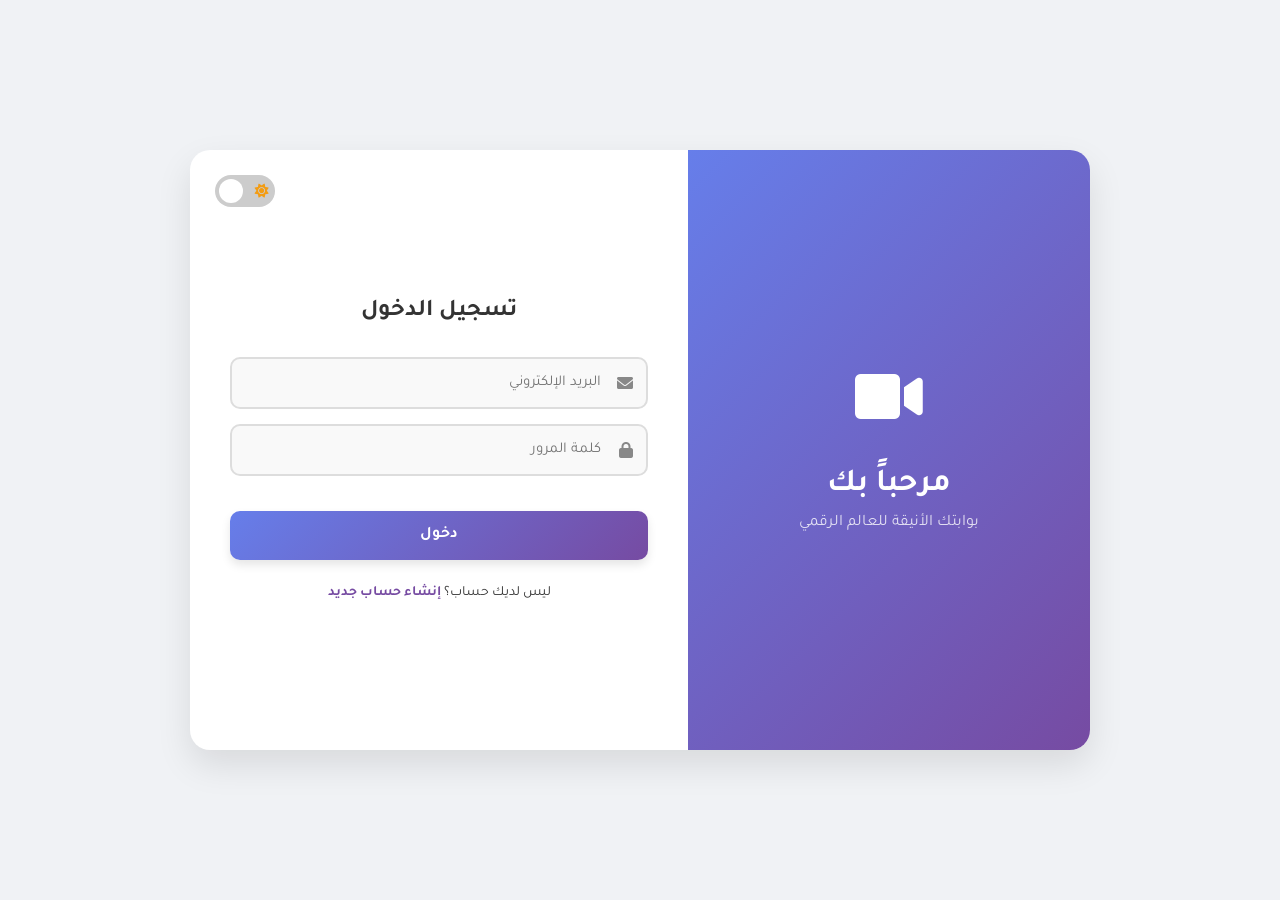
<file: index.html>
<!DOCTYPE html>
<html lang="ar" dir="rtl">
<head>
    <meta charset="UTF-8">
    <meta name="viewport" content="width=device-width, initial-scale=1.0, maximum-scale=1.0, user-scalable=no">
    <title>تسجيل الدخول - منصتي</title>
    <link rel="stylesheet" href="https://cdnjs.cloudflare.com/ajax/libs/font-awesome/6.0.0/css/all.min.css">
    <link rel="stylesheet" href="style.css">
</head>
<body>
    <div class="container">
        <div class="brand-section">
            <div class="brand-logo">
                <i class="fas fa-video"></i>
            </div>
            <h1>مرحباً بك</h1>
            <p>بوابتك الأنيقة للعالم الرقمي</p>
        </div>

        <div class="form-section">
            <div class="theme-switch-wrapper">
                <label class="theme-switch">
                    <input type="checkbox" id="themeCheckbox">
                    <span class="slider round">
                        <i class="fas fa-sun icon-sun"></i>
                        <i class="fas fa-moon icon-moon"></i>
                    </span>
                </label>
            </div>

            <!-- نموذج تسجيل الدخول -->
            <form id="login-form" class="auth-form form-active">
                <h2>تسجيل الدخول</h2>
                <div id="login-error-message" class="error-msg"></div>
                <div class="input-group">
                    <i class="fas fa-envelope input-icon"></i>
                    <input type="email" id="login-email" placeholder="البريد الإلكتروني" required>
                </div>
                <div class="input-group">
                    <i class="fas fa-lock input-icon"></i>
                    <input type="password" id="login-password" placeholder="كلمة المرور" required>
                </div>
                <button type="submit" class="btn-primary" id="login-btn">دخول</button>
                <p class="switch-p">ليس لديك حساب؟ <a href="#" id="show-register">إنشاء حساب جديد</a></p>
            </form>

            <!-- نموذج إنشاء حساب -->
            <form id="register-form" class="auth-form form-hidden">
                <h2>إنشاء حساب جديد</h2>
                <div id="error-message" class="error-msg"></div>
                <div class="input-group">
                    <i class="fas fa-user input-icon"></i>
                    <input type="text" id="reg-name" placeholder="الاسم الكامل" required>
                </div>
                <div class="input-group">
                    <i class="fas fa-calendar-alt input-icon"></i>
                    <input type="number" id="reg-age" placeholder="العمر (أقصى 60)" min="1" max="60" required>
                </div>
                <div class="input-group">
                    <i class="fas fa-globe input-icon"></i>
                    <input type="text" id="reg-country" list="countries-list" placeholder="الدولة" autocomplete="off" required>
                    <datalist id="countries-list">
                        <option value="مصر">
                        <option value="السعودية">
                        <option value="الإمارات">
                        <option value="الكويت">
                        <option value="قطر">
                        <option value="البحرين">
                        <option value="عمان">
                        <option value="اليمن">
                        <option value="العراق">
                        <option value="الأردن">
                        <option value="لبنان">
                        <option value="سوريا">
                        <option value="فلسطين">
                        <option value="ليبيا">
                        <option value="تونس">
                        <option value="الجزائر">
                        <option value="المغرب">
                        <option value="موريتانيا">
                        <option value="السودان">
                        <option value="تركيا">
                        <option value="إيران">
                        <option value="باكستان">
                        <option value="أفغانستان">
                        <option value="الهند">
                        <option value="أمريكا">
                        <option value="كندا">
                        <option value="بريطانيا">
                        <option value="فرنسا">
                        <option value="ألمانيا">
                        <option value="إيطاليا">
                        <option value="إسبانيا">
                        <option value="روسيا">
                        <option value="الصين">
                        <option value="اليابان">
                        <option value="أستراليا">
                    </datalist>
                </div>
                <div class="input-group">
                    <i class="fas fa-envelope input-icon"></i>
                    <input type="email" id="reg-email" placeholder="البريد الإلكتروني" required>
                </div>
                <div class="input-group">
                    <i class="fas fa-lock input-icon"></i>
                    <input type="password" id="reg-password" placeholder="كلمة المرور (8 أحرف على الأقل)" minlength="8" required>
                </div>
                <div class="input-group">
                    <i class="fas fa-check-circle input-icon"></i>
                    <input type="password" id="reg-confirm-password" placeholder="تأكيد كلمة المرور" required>
                </div>
                <button type="submit" class="btn-primary">متابعة التسجيل</button>
                <p class="switch-p">لديك حساب بالفعل؟ <a href="#" id="show-login">تسجيل الدخول هنا</a></p>
            </form>

            <!-- نموذج التحقق من رمز OTP -->
            <form id="verify-form" class="auth-form form-hidden">
                <h2>تفعيل الحساب</h2>
                <div id="verify-error-message" class="error-msg"></div>
                <p style="text-align: center; margin-bottom: 15px;">أدخل رمز التحقق المرسل إلى بريدك الإلكتروني</p>
                <div class="input-group">
                    <i class="fas fa-key input-icon"></i>
                    <input type="text" id="verify-code" placeholder="6 أرقام" maxlength="6" required>
                </div>
                <button type="submit" class="btn-primary">تحقق</button>
                <p class="switch-p"><a href="#" id="back-to-register">تعديل البيانات</a></p>
            </form>
        </div>
    </div>

    <script src="script.js"></script>
</body>
</html>
</file>
<file: style.css>
@import url('https://fonts.googleapis.com/css2?family=Tajawal:wght@400;500;700&display=swap');

:root {
    --bg-color: #f0f2f5;
    --container-bg: #ffffff;
    --text-color: #333333;
    --input-bg: #f9f9f9;
    --input-border: #ddd;
    --primary-gradient: linear-gradient(135deg, #667eea 0%, #764ba2 100%);
    --btn-hover: #5a6fd1;
    --shadow: 0 15px 35px rgba(0,0,0,0.1);
    --error-bg: #f8d7da;
    --error-text: #842029;
}

[data-theme="dark"] {
    --bg-color: #1a1a1d;
    --container-bg: #2d2d30;
    --text-color: #e0e0e0;
    --input-bg: #3a3a3d;
    --input-border: #444;
    --primary-gradient: linear-gradient(135deg, #8e44ad 0%, #3498db 100%);
    --btn-hover: #9b59b6;
    --shadow: 0 15px 35px rgba(0,0,0,0.3);
    --error-bg: #2c0b0e;
    --error-text: #ea868f;
}

* {
    box-sizing: border-box;
    margin: 0;
    padding: 0;
    font-family: 'Tajawal', sans-serif;
    transition: background-color 0.3s ease, color 0.3s ease;
}

body {
    background-color: var(--bg-color);
    display: flex;
    justify-content: center;
    align-items: center;
    min-height: 100vh;
    padding: 20px;
}

.container {
    background-color: var(--container-bg);
    width: 100%;
    max-width: 900px;
    border-radius: 20px;
    box-shadow: var(--shadow);
    display: flex;
    overflow: hidden;
    min-height: 600px;
}

.brand-section {
    flex: 1;
    background: var(--primary-gradient);
    color: white;
    display: flex;
    flex-direction: column;
    justify-content: center;
    align-items: center;
    padding: 40px;
    text-align: center;
}

.brand-logo {
    font-size: 60px;
    margin-bottom: 20px;
}

.brand-section h1 {
    font-size: 32px;
    margin-bottom: 10px;
}

.brand-section p {
    font-size: 16px;
    opacity: 0.8;
}

.form-section {
    flex: 1.3;
    padding: 50px 40px;
    display: flex;
    flex-direction: column;
    justify-content: center;
    position: relative;
}

.theme-switch-wrapper {
    position: absolute;
    top: 25px;
    left: 25px;
    z-index: 10;
}

.theme-switch {
    display: inline-block;
    height: 32px;
    position: relative;
    width: 60px;
}

.theme-switch input {
    display: none;
}

.slider {
    background-color: #ccc;
    bottom: 0;
    cursor: pointer;
    left: 0;
    position: absolute;
    right: 0;
    top: 0;
    transition: .4s;
    display: flex;
    align-items: center;
    justify-content: space-between;
    padding: 0 6px;
}

.slider:before {
    background-color: white;
    bottom: 4px;
    content: "";
    height: 24px;
    left: 4px;
    position: absolute;
    transition: .4s;
    width: 24px;
    z-index: 2;
}

input:checked + .slider {
    background: var(--primary-gradient);
}

input:checked + .slider:before {
    transform: translateX(28px);
}

.slider.round {
    border-radius: 34px;
}

.slider.round:before {
    border-radius: 50%;
}

.icon-sun { color: #f39c12; font-size: 14px; }
.icon-moon { color: #f1c40f; font-size: 14px; }

h2 {
    text-align: center;
    color: var(--text-color);
    margin-bottom: 30px;
    font-weight: 700;
}

.input-group {
    position: relative;
    margin-bottom: 15px;
}

.input-icon {
    position: absolute;
    top: 50%;
    right: 15px;
    transform: translateY(-50%);
    color: #888;
    transition: color 0.3s;
    pointer-events: none;
}

input {
    width: 100%;
    padding: 15px 45px 15px 15px;
    background-color: var(--input-bg);
    border: 2px solid var(--input-border);
    border-radius: 10px;
    font-size: 15px;
    color: var(--text-color);
    outline: none;
    transition: border-color 0.3s;
}

input:focus {
    border-color: #764ba2;
}

input:focus + .input-icon {
    color: #764ba2;
}

#reg-country {
    background-image: url('data:image/svg+xml;utf8,<svg xmlns="http://www.w3.org/2000/svg" width="16" height="16" viewBox="0 0 24 24" fill="none" stroke="%23888" stroke-width="2" stroke-linecap="round" stroke-linejoin="round"><polyline points="6 9 12 15 18 9"></polyline></svg>');
    background-repeat: no-repeat;
    background-position: left 15px center;
    padding-left: 40px;
    background-size: 16px;
}

.btn-primary {
    width: 100%;
    padding: 15px;
    background: var(--primary-gradient);
    color: white;
    border: none;
    border-radius: 10px;
    cursor: pointer;
    font-size: 16px;
    font-weight: 700;
    margin-top: 20px;
    box-shadow: 0 5px 10px rgba(0,0,0,0.1);
    transition: transform 0.2s, box-shadow 0.2s;
}

.btn-primary:hover {
    transform: translateY(-2px);
    box-shadow: 0 7px 15px rgba(0,0,0,0.15);
}

.btn-primary:active {
    transform: translateY(0);
}

.switch-p {
    text-align: center;
    margin-top: 25px;
    font-size: 14px;
    color: var(--text-color);
}

a {
    color: #764ba2;
    text-decoration: none;
    font-weight: 700;
}

a:hover {
    text-decoration: underline;
}

.error-msg {
    color: var(--error-text);
    background-color: var(--error-bg);
    border: 1px solid var(--error-text);
    padding: 12px;
    border-radius: 8px;
    margin-bottom: 20px;
    font-size: 14px;
    text-align: center;
    display: none;
    font-weight: 500;
}

#verify-code {
    text-align: center;
    letter-spacing: 6px;
    font-size: 20px;
    font-weight: bold;
    direction: ltr;
}

.form-hidden {
    display: none;
}

.form-active {
    display: block;
    animation: smoothSlide 0.4s ease forwards;
}

@keyframes smoothSlide {
    0% {
        opacity: 0;
        transform: translateX(-15px);
    }
    100% {
        opacity: 1;
        transform: translateX(0);
    }
}

@media (max-width: 768px) {
    .container {
        flex-direction: column;
        min-height: auto;
    }
    .brand-section {
        padding: 30px;
    }
    .brand-logo {
        font-size: 40px;
        margin-bottom: 10px;
    }
    .brand-section h1 {
        font-size: 24px;
    }
    .form-section {
        padding: 40px 30px;
    }
    .theme-switch-wrapper {
        top: 15px;
        left: 15px;
    }
}
</file>
